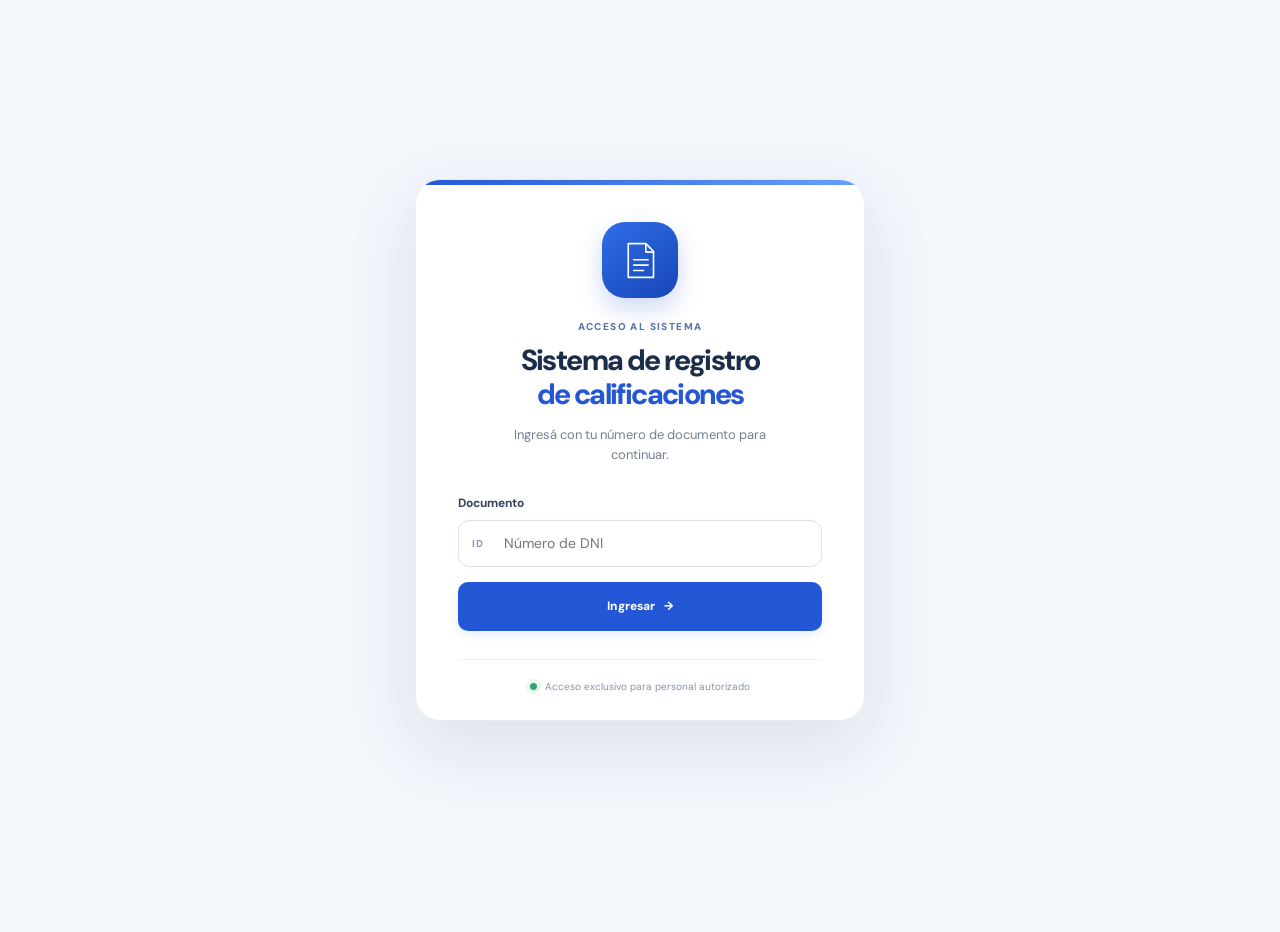
<file: index.html>
<!doctype html>
<html lang="es">
<head>
  <meta charset="utf-8"><meta name="viewport" content="width=device-width, initial-scale=1"><meta name="theme-color" content="#2457d6">
  <meta name="description" content="Sistema de registro y administración de calificaciones del personal."><title>Sistema de registro de calificaciones</title>
  <link rel="preconnect" href="https://fonts.googleapis.com"><link rel="preconnect" href="https://fonts.gstatic.com" crossorigin>
  <link href="https://fonts.googleapis.com/css2?family=DM+Sans:wght@400;500;600;700;800&display=swap" rel="stylesheet"><link rel="stylesheet" href="css/styles.css">
</head>
<body>
<header class="topbar" id="topbar">
  <a class="brand" href="#" aria-label="Sistema de registro de calificaciones"><span class="brand-icon" aria-hidden="true"><svg viewBox="0 0 32 32"><path d="M8 5.5h11l5 5V26H8z"/><path d="M19 5.5v5h5M12 16h8M12 20h8"/></svg></span><strong>Sistema de registro de calificaciones</strong></a>
  <button id="logout" class="btn btn-ghost" type="button">Cerrar sesión <span aria-hidden="true">↗</span></button>
</header>
<main class="container">
  <section id="login" class="login-shell">
    <article class="login-card">
      <div class="login-mark" aria-hidden="true"><svg viewBox="0 0 64 64"><path d="M16 10h23l10 10v34H16z"/><path d="M39 10v11h10M23 31h19M23 38h19M23 45h13"/></svg></div>
      <p class="eyebrow">ACCESO AL SISTEMA</p><h1>Sistema de registro<br><span>de calificaciones</span></h1>
      <p class="login-intro">Ingresá con tu número de documento para continuar.</p>
      <form id="loginform" novalidate><label for="dni">Documento</label><div class="input-icon"><span aria-hidden="true">ID</span><input id="dni" inputmode="numeric" autocomplete="username" required maxlength="10" placeholder="Número de DNI" aria-describedby="loginmsg"></div><button class="btn btn-primary btn-full" type="submit">Ingresar <span aria-hidden="true">→</span></button><p id="loginmsg" class="feedback" role="alert" aria-live="polite"></p></form>
      <div class="login-foot"><span class="secure-dot"></span> Acceso exclusivo para personal autorizado</div>
    </article>
  </section>

  <section id="staff" class="hidden user-workspace">
    <div class="welcome-line"><div><p class="eyebrow">MI ESPACIO</p><h1>Mis calificaciones</h1></div></div>
    <article class="panel person-card"><div class="person-avatar" id="staffInitials">U</div><div class="person-main"><span class="card-kicker">DATOS DEL EFECTIVO</span><h2 id="staffName">—</h2><div class="person-meta"><span id="staffHierarchy">—</span><span class="meta-separator">•</span><span id="staffDni">DNI —</span></div></div></article>
    <article class="panel saved-history-panel"><div class="list-head history-head"><h3>Calificaciones ya guardadas</h3><span>Historial del efectivo</span></div><div id="staffSavedHistory" class="saved-history-grid"><p class="staged-empty">Consultando calificaciones…</p></div></article>
    <div id="notice" class="notice hidden"></div>
    <article class="panel rating-panel">
      <div class="panel-head"><div><span class="card-kicker">CARGA ANUAL</span><h2>Registrar calificaciones</h2><p class="muted">Elegí uno o varios años entre 2015 y 2050. Guardá todo al finalizar.</p></div></div>
      <div class="entry-grid"><div class="field"><label for="staffYear">Año calificado</label><select id="staffYear"></select></div><div class="field note-field"><label for="staffNote">Nota</label><input id="staffNote" type="number" inputmode="decimal" min="0" max="10" step="0.01" placeholder="0,00 a 10,00"></div><label class="not-rated"><input id="staffNotRated" type="checkbox"><span><strong>NO FUE CALIFICADO</strong><small>Marcar si no corresponde una nota</small></span></label><button id="addStaffYear" class="btn btn-secondary" type="button">Agregar calificación</button></div>
      <p id="staffmsg" class="feedback" role="status" aria-live="polite"></p>
      <div class="list-head"><h3>Calificaciones cargadas</h3><span id="staffListHint">Todavía no agregaste años</span></div><div id="staffStaged" class="staged-list"><div class="staged-empty">Las notas que agregues aparecerán acá.</div></div>
      <div class="panel-bottom"><span class="save-help">Revisá los años agregados antes de guardar todo.</span><button id="saveStaff" class="btn btn-primary" type="button" disabled>Guardar calificaciones</button></div>
    </article>
  </section>

  <section id="admin" class="hidden admin-workspace">
    <nav class="admin-nav" aria-label="Menú de administración"><button class="nav-item active" data-view="admin-own"><span aria-hidden="true">✎</span><strong>Mis calificaciones</strong></button><button class="nav-item" data-view="admin-roster"><span aria-hidden="true">☷</span><strong>Lista de efectivos</strong></button><button class="nav-item" data-view="admin-users"><span aria-hidden="true">♙</span><strong>Usuarios y permisos</strong></button></nav>
    <section id="admin-own" class="admin-view">
      <div class="view-heading"><div><p class="eyebrow">MI ESPACIO</p><h1>Mis calificaciones</h1><p class="muted">Cargá tus notas como efectivo y guardalas en un solo envío.</p></div></div>
      <article class="panel person-card"><div class="person-avatar" id="adminInitials">U</div><div class="person-main"><span class="card-kicker">DATOS DEL EFECTIVO</span><h2 id="adminName">—</h2><div class="person-meta"><span id="adminHierarchy">—</span><span class="meta-separator">•</span><span id="adminDni">DNI —</span></div></div><span class="person-state" id="adminState">Pendiente</span></article>
      <article class="panel saved-history-panel"><div class="list-head history-head"><h3>Mis calificaciones ya guardadas</h3><span>Historial personal</span></div><div id="ownSavedHistory" class="saved-history-grid"><p class="staged-empty">Consultando calificaciones…</p></div></article>
      <div id="ownNotice" class="notice hidden"></div>
      <article class="panel rating-panel"><div class="panel-head"><div><span class="card-kicker">CARGA ANUAL</span><h2>Registrar calificaciones</h2><p class="muted">Elegí uno o varios años entre 2015 y 2050. Guardá todo al finalizar.</p></div></div>
        <div class="entry-grid"><div class="field"><label for="ownYear">Año calificado</label><select id="ownYear"></select></div><div class="field note-field"><label for="ownNote">Nota</label><input id="ownNote" type="number" inputmode="decimal" min="0" max="10" step="0.01" placeholder="0,00 a 10,00"></div><label class="not-rated"><input id="ownNotRated" type="checkbox"><span><strong>NO FUE CALIFICADO</strong><small>Marcar si no corresponde una nota</small></span></label><button id="addOwnYear" class="btn btn-secondary" type="button">Agregar calificación</button></div>
        <p id="ownmsg" class="feedback" role="status" aria-live="polite"></p><div class="list-head"><h3>Calificaciones cargadas</h3><span id="ownListHint">Todavía no agregaste años</span></div><div id="ownStaged" class="staged-list"><div class="staged-empty">Las notas que agregues aparecerán acá.</div></div><div class="panel-bottom"><span class="save-help">Revisá los años agregados antes de guardar todo.</span><button id="saveOwn" class="btn btn-primary" type="button" disabled>Guardar calificaciones</button></div>
      </article>
    </section>
    <section id="admin-roster" class="admin-view hidden">
      <div class="view-heading heading-actions"><div><p class="eyebrow">PERSONAL</p><h1>Lista de efectivos</h1><p class="muted">Consultá las notas y administrá los registros.</p></div><button id="export" class="btn btn-primary" type="button">↓ Exportar CSV</button></div>
      <article class="panel table-panel"><div class="table-toolbar"><div><h2>Nómina general</h2><p class="muted">Personal habilitado en el sistema.</p></div><label class="searchbox" for="search"><span aria-hidden="true">⌕</span><input id="search" type="search" placeholder="Buscar DNI, jerarquía o nombre"></label></div><div class="tablewrap"><table><thead><tr><th>DNI</th><th>Jerarquía</th><th>Nombre completo</th><th>Calificaciones recientes</th><th>Acciones</th></tr></thead><tbody id="rows"></tbody></table></div><div id="empty" class="empty hidden">No se encontraron registros.</div></article>
    </section>
    <section id="admin-users" class="admin-view hidden">
      <div class="view-heading"><p class="eyebrow">PERMISOS</p><h1>Administración de usuarios</h1><p class="muted">Definí qué efectivos tienen acceso al panel de administrador.</p></div>
      <article class="panel table-panel"><div class="table-toolbar"><div><h2>Usuarios y permisos</h2><p class="muted">El acceso se asigna a personas que figuran en la nómina.</p></div><label class="searchbox" for="userSearch"><span aria-hidden="true">⌕</span><input id="userSearch" type="search" placeholder="Buscar usuario"></label></div><div class="tablewrap"><table class="users-table"><thead><tr><th>DNI</th><th>Jerarquía</th><th>Nombre completo</th><th>Permiso</th><th>Acción</th></tr></thead><tbody id="userRows"></tbody></table></div><div id="userEmpty" class="empty hidden">No se encontraron usuarios.</div><p id="usersMsg" class="feedback" role="status" aria-live="polite"></p></article>
    </section>
  </section>
</main>
<div id="modal" class="overlay hidden" role="dialog" aria-modal="true" aria-labelledby="editTitle"><div class="panel modal-card"><div class="section-heading"><div><h2 id="editTitle">Editar calificaciones</h2><p id="editname" class="muted"></p></div><button id="closeEdit" class="iconbtn" type="button" aria-label="Cerrar">×</button></div><form id="editform"><div id="editfields" class="scores"></div><div class="actions"><button type="button" id="cancel" class="btn btn-secondary">Cancelar</button><button class="btn btn-primary" type="submit">Guardar cambios</button></div><p id="editmsg" class="feedback" role="status" aria-live="polite"></p></form></div></div>
<script src="js/config.js"></script><script src="js/api.js"></script><script src="js/app.js"></script>
</body></html>
</file>
<file: css/styles.css>
:root{color-scheme:light;--blue:#2457d6;--blue-dark:#1745b6;--blue-soft:#edf3ff;--ink:#17243b;--muted:#718096;--line:#e4eaf2;--bg:#f3f6fb;--white:#fff;--green:#137a4b;--red:#bd3446;--amber:#9a6700;--shadow:0 8px 26px rgba(21,42,79,.045);--radius:17px}
*{box-sizing:border-box}html{min-width:320px;scroll-behavior:smooth}body{margin:0;background:var(--bg);color:var(--ink);font:14px/1.55 'DM Sans',system-ui,-apple-system,BlinkMacSystemFont,'Segoe UI',sans-serif;-webkit-font-smoothing:antialiased}button,input,select{font:inherit}.hidden{display:none!important}.topbar{display:none;min-height:72px;padding:12px clamp(18px,4vw,56px);background:#fff;border-bottom:1px solid var(--line);align-items:center;justify-content:space-between;gap:18px}.authenticated .topbar{display:flex}.brand{display:flex;align-items:center;gap:12px;color:inherit;text-decoration:none;letter-spacing:-.025em;font-size:16px;font-weight:800}.brand-icon{width:39px;height:39px;display:grid;place-items:center;background:linear-gradient(145deg,#3474f0,#1e4fc4);border-radius:12px;box-shadow:0 5px 12px #2457d61c}.brand-icon svg{width:25px;height:25px;fill:none;stroke:#fff;stroke-width:2;stroke-linecap:round;stroke-linejoin:round}.container{width:min(1180px,calc(100% - 40px));margin:32px auto 64px}.login-shell{min-height:calc(100svh - 64px);display:grid;place-items:center;padding:20px 0}.login-card{position:relative;isolation:isolate;overflow:hidden;width:min(100%,450px);padding:42px 42px 25px;border:1px solid #e8edf5;border-radius:25px;background:#fff;box-shadow:0 24px 70px rgba(26,52,99,.105);text-align:center}.login-card:before{position:absolute;content:"";z-index:-1;left:0;right:0;top:0;height:5px;background:linear-gradient(90deg,#2457d6,#67a0ff)}.login-mark{display:grid;place-items:center;width:76px;height:76px;margin:0 auto 21px;border-radius:23px;background:linear-gradient(145deg,#2f6de7,#1746b7);box-shadow:0 10px 24px rgba(36,87,214,.23)}.login-mark svg{width:49px;height:49px;fill:none;stroke:#fff;stroke-width:2.1;stroke-linecap:round;stroke-linejoin:round}.eyebrow,.card-kicker{margin:0 0 8px;color:#5472ad;font-size:10px;font-weight:800;letter-spacing:.14em}.login-card h1{margin:0;color:#1c2d4a;font-size:29px;line-height:1.18;letter-spacing:-.055em;font-weight:800}.login-card h1 span{color:var(--blue)}.login-intro{max-width:290px;margin:14px auto 28px;color:var(--muted);font-size:13px}.login-card form{text-align:left}.login-card label,.field label{display:block;margin:0 0 8px;color:#34445d;font-size:12px;font-weight:700}.input-icon{position:relative}.input-icon>span{position:absolute;left:14px;top:50%;transform:translateY(-50%);color:#8b9bb4;font-size:10px;font-weight:800;letter-spacing:.06em}.input-icon input{padding-left:45px!important}.input-icon input, input[type=text],input[type=search],input[type=number],input:not([type]),select{width:100%;min-width:0;min-height:47px;border:1px solid #d9e1ed;border-radius:11px;padding:11px 13px;background:#fff;color:var(--ink);outline:0;transition:border-color .16s,box-shadow .16s}input:focus,select:focus{border-color:#7ba4f8;box-shadow:0 0 0 4px #2457d611}.login-card .btn-full{height:49px;margin-top:15px}.login-foot{display:flex;justify-content:center;align-items:center;gap:8px;margin-top:28px;padding-top:19px;border-top:1px solid #edf0f6;color:#8793a6;font-size:10px}.secure-dot{width:7px;height:7px;border-radius:50%;background:#32a575;box-shadow:0 0 0 4px #e8f8f0}.btn{min-height:39px;display:inline-flex;align-items:center;justify-content:center;gap:9px;padding:9px 15px;border:1px solid transparent;border-radius:10px;cursor:pointer;font-size:12px;font-weight:800;white-space:nowrap;transition:background .16s,border-color .16s,transform .16s}.btn:hover{transform:translateY(-1px)}.btn:focus-visible,button:focus-visible,input:focus-visible,select:focus-visible{outline:3px solid #2457d633;outline-offset:2px}.btn:disabled{opacity:.48;cursor:not-allowed;transform:none}.btn-primary{background:var(--blue);color:#fff;box-shadow:0 4px 9px #2457d61a}.btn-primary:hover{background:var(--blue-dark)}.btn-secondary{background:#fff;border-color:#dce4ef;color:#2b466f}.btn-secondary:hover{background:#f5f8ff;border-color:#b9cbeb}.btn-ghost{background:#fff;border-color:#dce4ef;color:#34445d}.btn-ghost:hover{background:#f7f9fd}.btn-full{width:100%}.feedback{min-height:0;font-size:12px;color:var(--muted);margin:9px 0 0}.feedback:empty{display:none}.feedback.error{color:var(--red)}.feedback.success{color:var(--green)}
.welcome-line,.view-heading{display:flex;align-items:flex-end;justify-content:space-between;gap:20px;margin-bottom:21px}.welcome-line h1,.view-heading h1{margin:0;font-size:clamp(24px,3vw,31px);line-height:1.2;letter-spacing:-.045em;font-weight:800}.muted{color:var(--muted);margin:5px 0 0;font-size:12px}.period-tag{padding:8px 12px;border:1px solid #dce7fc;background:#f0f5ff;color:#3158a3;border-radius:9px;font-size:11px;font-weight:800;white-space:nowrap}.panel{padding:24px;background:var(--white);border:1px solid var(--line);border-radius:var(--radius);box-shadow:var(--shadow);margin-bottom:18px}.person-card{display:flex;align-items:center;gap:17px;padding:21px 24px}.person-avatar{flex:0 0 auto;width:54px;height:54px;display:grid;place-items:center;border-radius:17px;background:linear-gradient(145deg,#e7efff,#d6e4ff);color:#2855b7;font-size:20px;font-weight:800}.person-main{flex:1;min-width:0}.person-main .card-kicker{margin-bottom:3px}.person-main h2{margin:0;font-size:18px;line-height:1.35;letter-spacing:-.025em}.person-meta{display:flex;align-items:center;flex-wrap:wrap;gap:9px;margin-top:5px;color:var(--muted);font-size:12px}.meta-separator{color:#bac5d4}.person-state{flex:0 0 auto;padding:7px 11px;border-radius:8px;background:#fff5df;color:#926400;font-size:11px;font-weight:800}.person-state.done{background:#eaf8f0;color:#147348}.notice{margin:0 0 16px;padding:13px 16px;border:1px solid #cdebd8;border-radius:12px;background:#f0fbf4;color:#176c42;font-size:12px;font-weight:600}.rating-panel{padding:25px 26px}.panel-head{display:flex;align-items:center;justify-content:space-between;gap:20px;padding-bottom:20px;border-bottom:1px solid #edf1f6}.panel-head h2,.table-toolbar h2{margin:0;font-size:19px;letter-spacing:-.035em}.panel-head .muted{margin-top:5px}.progress-count{flex:0 0 auto;min-width:82px;padding:10px 13px;text-align:center;border:1px solid #e1e9f8;border-radius:12px;background:#f7f9ff}.progress-count strong,.progress-count span{display:block}.progress-count strong{color:var(--blue);font-size:20px;line-height:1.2}.progress-count span{margin-top:3px;color:var(--muted);font-size:9px}.entry-grid{display:grid;grid-template-columns:minmax(140px,.9fr) minmax(150px,1fr) auto auto;align-items:end;gap:13px;padding:21px 0 17px}.field{min-width:0}.field label{margin-bottom:7px}.field input,.field select{height:45px}.not-rated{align-self:center;display:flex;align-items:center;gap:9px;margin:0 0 12px;color:#506079;font-size:11px;font-weight:700;white-space:nowrap;cursor:pointer}.not-rated input{width:16px;height:16px;margin:0;accent-color:var(--blue)}.entry-grid .btn{height:45px;margin-bottom:0}.list-head{display:flex;align-items:center;justify-content:space-between;gap:15px;margin-top:10px;padding:17px 0 11px;border-top:1px solid #edf1f6}.list-head h3{margin:0;font-size:13px;font-weight:800}.list-head>span{color:var(--muted);font-size:11px}.staged-list{display:grid;grid-template-columns:repeat(auto-fit,minmax(min(100%,260px),1fr));gap:10px;align-items:stretch}.staged-row{display:flex;align-items:center;gap:11px;min-width:0;min-height:61px;padding:10px 12px;border:1px solid #e5eaf2;border-radius:12px;background:#fbfcff}.staged-row .staged-detail{overflow-wrap:anywhere}.year-chip{flex:0 0 auto;display:grid;place-items:center;width:49px;height:38px;border-radius:9px;background:#eaf1ff;color:#2754b4;font-size:12px;font-weight:800}.staged-detail{flex:1;min-width:0}.staged-detail strong,.staged-detail span{display:block}.staged-detail strong{font-size:14px;letter-spacing:-.01em}.staged-detail span{margin-top:1px;color:var(--muted);font-size:10px}.remove-stage{display:grid;place-items:center;width:31px;height:31px;border:1px solid #f2dce0;border-radius:8px;background:#fff7f8;color:#b33b4c;font-size:20px;cursor:pointer}.staged-empty{padding:23px 15px;border:1px dashed #dce4ef;border-radius:11px;color:#8995a8;text-align:center;font-size:12px;background:#fbfcfe}.panel-bottom{display:flex;align-items:center;justify-content:space-between;gap:16px;margin-top:18px;padding-top:17px;border-top:1px solid #edf1f6}.save-help{color:var(--muted);font-size:11px}.panel-bottom .btn{min-width:155px;min-height:43px}
.admin-nav{display:flex;gap:6px;padding:6px;margin-bottom:26px;border:1px solid #e2e8f1;border-radius:13px;background:#fff;box-shadow:var(--shadow)}.nav-item{display:flex;align-items:center;justify-content:center;gap:9px;flex:1;min-width:0;padding:12px 14px;border:0;border-radius:9px;background:transparent;color:#64748b;font-size:12px;font-weight:800;cursor:pointer;transition:background .15s,color .15s}.nav-item span{display:grid;place-items:center;width:23px;height:23px;border-radius:7px;background:#f0f3f8;color:#8794a8;font-size:9px}.nav-item.active{background:#edf3ff;color:#2457c6}.nav-item.active span{background:#d8e5ff;color:#2457c6}.admin-view .view-heading{margin-bottom:20px}.admin-view .view-heading .eyebrow{margin-bottom:5px}.admin-view .view-heading p.muted{margin-top:7px}.heading-actions{align-items:center}.stats{display:grid;grid-template-columns:repeat(4,minmax(0,1fr));gap:12px;margin-bottom:17px}.stat{padding:17px 19px;background:#fff;border:1px solid var(--line);border-radius:14px;box-shadow:var(--shadow)}.stat span{display:block;color:var(--muted);font-size:11px;font-weight:600}.stat strong{display:block;margin-top:7px;color:var(--ink);font-size:28px;line-height:1.15;letter-spacing:-.05em}.table-panel{padding:22px 23px}.table-toolbar{display:flex;align-items:center;justify-content:space-between;gap:18px;margin-bottom:17px}.table-toolbar h2{font-size:16px}.table-toolbar .muted{font-size:11px}.searchbox{width:min(100%,330px);display:flex;align-items:center;gap:9px;margin:0;padding:0 11px;border:1px solid #dbe3ee;border-radius:10px;background:#fff}.searchbox span{font-size:20px;color:#8a97aa}.searchbox input{border:0!important;box-shadow:none!important;padding:10px 0!important;min-height:39px;font-size:12px}.tablewrap{overflow:auto;border:1px solid var(--line);border-radius:11px}table{width:100%;min-width:950px;border-collapse:collapse;font-size:12px}th,td{padding:12px 13px;text-align:left;white-space:nowrap;border-bottom:1px solid #edf0f5}th{background:#f7f9fc;color:#6b788c;font-size:10px;font-weight:800;text-transform:uppercase;letter-spacing:.055em}tbody tr:hover{background:#f9fbff}tbody tr:last-child td{border-bottom:0}td strong{font-weight:700}.pill{display:inline-block;padding:5px 8px;border-radius:7px;background:#eaf8f0;color:#167344;font-size:10px;font-weight:800}.pill.pending{background:#fff5df;color:#956500}.tablebtn{margin-right:4px;padding:7px 9px;border:1px solid #dce6f8;border-radius:7px;background:#f1f6ff;color:#1d4ed8;font-size:11px;font-weight:800;cursor:pointer}.tablebtn.danger{border-color:#f3dce0;background:#fff5f6;color:#b42332}.empty{text-align:center;padding:26px;color:var(--muted);font-size:12px}.overlay{position:fixed;inset:0;z-index:20;display:grid;place-items:center;padding:16px;background:rgba(15,23,42,.48);backdrop-filter:blur(3px)}.modal-card{width:min(700px,100%);max-height:92svh;overflow:auto;margin:0}.section-heading{display:flex;align-items:center;justify-content:space-between;gap:18px;margin-bottom:18px}.section-heading h2{margin:0;font-size:17px}.scores{display:grid;grid-template-columns:repeat(3,minmax(0,1fr));gap:13px;margin:18px 0}.score{min-width:0;padding:15px;border:1px solid var(--line);border-radius:12px;background:#fbfcfe}.score h3{margin:0 0 12px;font-size:16px}.score label{display:block;margin:0 0 7px;font-size:11px;font-weight:700}.score input[type=number]{margin-bottom:10px;font-size:16px;font-weight:700;color:var(--blue)}.score input[type=number]:disabled{background:#f1f4f8;color:#98a2b3}.score .check{display:flex;align-items:center;gap:8px;margin:4px 0 0;color:#596579;font-size:11px}.score .check input{accent-color:var(--blue);width:15px;height:15px;margin:0}.actions{display:flex;justify-content:flex-end;gap:9px;margin-top:15px}.iconbtn{width:34px;height:34px;display:grid;place-items:center;border:1px solid var(--line);border-radius:9px;background:#fff;color:#475467;font-size:23px;cursor:pointer}
@media(max-width:900px){.container{width:min(100% - 30px,1180px);margin-top:24px}.entry-grid{grid-template-columns:1fr 1fr}.not-rated{margin-bottom:10px}.stats{grid-template-columns:repeat(2,minmax(0,1fr))}.panel{padding:20px}.rating-panel{padding:22px}.table-panel{padding:18px}.admin-nav{margin-bottom:21px}.nav-item{padding:11px 8px}}
@media(max-width:620px){.container{width:calc(100% - 22px);margin:15px auto 35px}.topbar{min-height:62px;padding:10px 13px}.brand{gap:9px;font-size:12px}.brand-icon{width:34px;height:34px;border-radius:10px}.brand-icon svg{width:22px;height:22px}.topbar .btn{min-height:35px;padding:7px 10px;font-size:10px}.login-shell{min-height:calc(100svh - 30px);padding:8px 0}.login-card{padding:34px 24px 22px;border-radius:22px}.login-mark{width:68px;height:68px;border-radius:20px}.login-card h1{font-size:26px}.login-intro{font-size:12px;margin-bottom:24px}.welcome-line{align-items:flex-start;flex-direction:column;gap:9px;margin-bottom:14px}.welcome-line h1,.view-heading h1{font-size:25px}.period-tag{display:none}.panel{padding:15px;border-radius:14px}.person-card{align-items:flex-start;gap:12px;padding:15px}.person-avatar{width:43px;height:43px;border-radius:13px;font-size:17px}.person-main h2{font-size:15px;overflow-wrap:anywhere}.person-meta{gap:5px;font-size:10px}.person-state{margin-left:auto;padding:6px 8px;font-size:9px}.rating-panel{padding:17px 15px}.panel-head{align-items:flex-start;gap:10px;padding-bottom:15px}.panel-head h2{font-size:17px}.panel-head .muted{max-width:245px;font-size:11px}.progress-count{min-width:68px;padding:8px}.progress-count strong{font-size:18px}.progress-count span{font-size:8px}.entry-grid{grid-template-columns:1fr 1fr;gap:11px;padding:17px 0 14px}.entry-grid .not-rated{grid-column:1/-1;margin:0 0 1px}.entry-grid .btn{grid-column:1/-1;width:100%;height:43px}.field label{font-size:11px}.field input,.field select{min-height:43px;padding:9px;font-size:12px}.list-head{align-items:flex-start;flex-direction:column;gap:4px;padding-top:14px}.staged-row{min-height:57px;padding:8px 10px}.panel-bottom{align-items:stretch;flex-direction:column;gap:11px}.save-help{line-height:1.4}.panel-bottom .btn{width:100%}.admin-nav{display:grid;grid-template-columns:1fr;gap:4px;padding:5px;margin-bottom:19px}.nav-item{justify-content:flex-start;padding:9px 11px;text-align:left}.nav-item span{width:25px;height:25px}.admin-view .view-heading{align-items:flex-start;flex-direction:column;gap:10px}.heading-actions>.btn{width:100%}.stats{gap:8px}.stat{padding:12px;border-radius:11px}.stat span{font-size:9px}.stat strong{font-size:24px}.table-toolbar{align-items:stretch;flex-direction:column;gap:12px}.searchbox{width:100%}.table-panel{padding:14px}.tablewrap{margin-top:10px}.scores{grid-template-columns:1fr;margin:14px 0}.score{padding:13px}.actions{flex-direction:column-reverse}.actions .btn{width:100%}.modal-card .section-heading{flex-direction:row;align-items:center}.modal-card .actions{flex-direction:column-reverse}.modal-card .actions .btn{width:100%}}
@media(prefers-reduced-motion:reduce){*,*::before,*::after{transition:none!important;scroll-behavior:auto!important}}

/* Calificaciones históricas en lista compacta dentro de cada fila */
.year-cell{display:flex;align-items:center;justify-content:space-between;gap:16px;padding:3px 0;border-bottom:1px solid #edf0f5;min-width:120px}.year-cell:last-child{border-bottom:0}.year-cell span{font-size:.78rem;color:#64748b}.year-cell strong{font-size:.82rem;color:#1e293b;font-weight:700}.users-table .tablebtn{white-space:nowrap}

/* Ajustes de claridad y jerarquía visual */
.period-tag,.progress-count{display:none!important}
.not-rated{align-self:stretch;display:flex;align-items:center;gap:11px;margin:0 0 0;padding:10px 13px;border:1px solid #f0c66d;border-radius:12px;background:#fff8e7;color:#754900;white-space:normal;min-height:45px}
.not-rated:has(input:checked){border-color:#d89b25;background:#ffefc2;box-shadow:0 0 0 3px #f4bd4820}
.not-rated input{width:19px;height:19px;flex:0 0 auto;accent-color:#bd7b00}
.not-rated span{display:flex;flex-direction:column;gap:2px;line-height:1.2}
.not-rated strong{font-size:11px;letter-spacing:.025em}
.not-rated small{font-size:10px;font-weight:500;color:#946b28}
.admin-nav{display:grid;grid-template-columns:repeat(3,minmax(0,1fr));gap:10px;padding:0;border:0;background:transparent;box-shadow:none;margin-bottom:25px}
.nav-item{justify-content:flex-start;gap:12px;min-height:68px;padding:13px 16px;border:1px solid #e1e8f2;border-radius:14px;background:#fff;color:#465670;box-shadow:0 4px 14px rgba(21,42,79,.035);text-align:left}
.nav-item span{width:36px;height:36px;flex:0 0 auto;border-radius:11px;background:#f0f4fa;color:#526987;font-size:20px;font-weight:600}
.nav-item strong{font-size:12px;font-weight:800}
.nav-item.active{border-color:#bcd0fb;background:#edf3ff;color:#214fba;box-shadow:0 5px 15px rgba(36,87,214,.08)}
.nav-item.active span{background:#d8e5ff;color:#2457c6}
.year-cell{min-width:112px;padding:5px 0}
.year-cell strong{font-size:12px}
@media(max-width:700px){.admin-nav{grid-template-columns:1fr;gap:7px}.nav-item{min-height:54px;padding:9px 12px}.nav-item span{width:32px;height:32px;font-size:17px}.entry-grid .not-rated{grid-column:1/-1}.not-rated{margin:0}}
.all-score-value{font-size:1.1rem;font-weight:750;color:#1e3a8a;padding:10px 0;min-height:42px}.readonly-view .scores{max-height:65vh;overflow:auto}.readonly-view .score{align-content:start}.readonly-view .actions{display:none}.tablebtn.danger{color:#b42318;border-color:#fecaca}.tablebtn.danger:hover{background:#fff1f0}

/* Ajustes: calificaciones guardadas y nuevas en una grilla horizontal */
.staged-list{display:grid;grid-template-columns:repeat(auto-fit,minmax(155px,1fr));gap:10px;align-items:stretch}
.staged-row{min-width:0;display:flex;align-items:center;gap:8px;padding:9px 10px}
.staged-row .staged-detail strong{font-size:13px}
.staged-row .staged-detail span{font-size:10px;line-height:1.25}
.staged-row.saved-row{background:#f2f7ff;border-color:#d6e4ff}
.staged-row.new-row{background:#f1fbf5;border-color:#c8ead5}
@media(max-width:480px){.staged-list{grid-template-columns:repeat(2,minmax(0,1fr));gap:7px}.staged-row{gap:6px;padding:8px 7px}.year-chip{width:42px;height:34px;font-size:11px}.staged-row .staged-detail strong{font-size:12px}.staged-row .staged-detail span{font-size:9px}.remove-stage{width:26px;height:26px;flex:0 0 auto}}

/* Lista de calificaciones guardadas/nuevas en tarjetas horizontales */
.staged-list{display:grid;grid-template-columns:repeat(auto-fit,minmax(185px,1fr));gap:10px;align-items:stretch}
.staged-row{min-width:0;display:flex;align-items:center;gap:8px}
.saved-check{margin-left:auto;color:#18794e;font-weight:900;font-size:16px}
.recent-scores{display:flex;align-items:stretch;gap:8px;flex-wrap:nowrap;min-width:330px}
.recent-scores .year-cell{display:flex;flex:1 1 0;min-width:0;flex-direction:column;align-items:flex-start;justify-content:center;gap:2px;padding:8px 10px;border:1px solid #e4eaf2;border-radius:9px;background:#f8faff;white-space:normal}
.recent-scores .year-cell span{font-size:10px}
.recent-scores .year-cell strong{font-size:13px}
@media(max-width:620px){.staged-list{grid-template-columns:repeat(2,minmax(0,1fr));gap:7px}.recent-scores{min-width:300px;gap:5px}.recent-scores .year-cell{padding:6px}.recent-scores .year-cell strong{font-size:11px}}

/* Historial guardado separado de la lista de nuevas calificaciones */
.saved-history-panel{padding:18px 22px;margin-bottom:18px}.history-head{margin:0 0 12px;padding:0;border:0}.saved-history-grid{display:grid;grid-template-columns:repeat(auto-fit,minmax(145px,1fr));gap:10px}.history-card{display:flex;align-items:center;justify-content:space-between;gap:12px;min-width:0;padding:12px 14px;border:1px solid #d9e5fa;border-radius:11px;background:#f4f8ff}.history-year{display:inline-flex;align-items:center;justify-content:center;min-width:54px;min-height:34px;padding:5px 8px;border-radius:8px;background:#e4edff;color:#2457d6;font-size:12px;font-weight:800}.history-card strong{font-size:14px;color:#1d2b43;text-align:right;overflow-wrap:anywhere}.saved-history-grid .staged-empty{grid-column:1/-1}
@media(max-width:620px){.saved-history-panel{padding:14px}.saved-history-grid{grid-template-columns:repeat(2,minmax(0,1fr));gap:7px}.history-card{padding:9px;gap:7px}.history-year{min-width:46px;font-size:11px}.history-card strong{font-size:12px}}


/* Rediseño del historial guardado: tarjetas compactas y lectura rápida */
.saved-history-panel{padding:20px 22px;background:#fff;margin-bottom:16px}
.saved-history-panel .history-head{display:flex;align-items:center;justify-content:space-between;margin:0 0 14px;padding:0;border:0}
.saved-history-panel .history-head h3{font-size:14px;font-weight:800;color:#172b4d}
.saved-history-panel .history-head span{font-size:11px;color:#73829b}
.saved-history-grid{display:grid;grid-template-columns:repeat(auto-fill,minmax(150px,1fr));gap:9px}
.history-card{display:grid;grid-template-columns:1fr auto;align-items:center;gap:8px;padding:12px 13px;border:1px solid #dce6f5;border-radius:12px;background:linear-gradient(135deg,#f8faff 0%,#eef4ff 100%);min-height:62px;box-shadow:0 2px 5px rgba(24,54,105,.035)}
.history-year{justify-self:start;min-width:55px;min-height:30px;padding:5px 9px;border-radius:8px;background:#dce8ff;color:#2457c6;font-size:12px;font-weight:800}
.history-card strong{font-size:14px;font-weight:800;color:#172b4d;text-align:right;line-height:1.25;overflow-wrap:anywhere}
.history-card strong:has(+ .not-rated-label){text-align:left}
.history-card .not-rated-label{grid-column:1/-1;color:#8a5a00;font-size:11px;font-weight:700}
.saved-history-grid .staged-empty{grid-column:1/-1;margin:0;padding:17px;border:1px dashed #d5dfed;border-radius:10px;background:#fafcff;color:#8491a5;text-align:center}
@media(max-width:620px){.saved-history-panel{padding:15px}.saved-history-grid{grid-template-columns:repeat(2,minmax(0,1fr));gap:7px}.history-card{padding:9px;gap:6px;min-height:54px}.history-year{min-width:45px;font-size:11px}.history-card strong{font-size:12px}.saved-history-panel .history-head span{display:none}}
</file>
